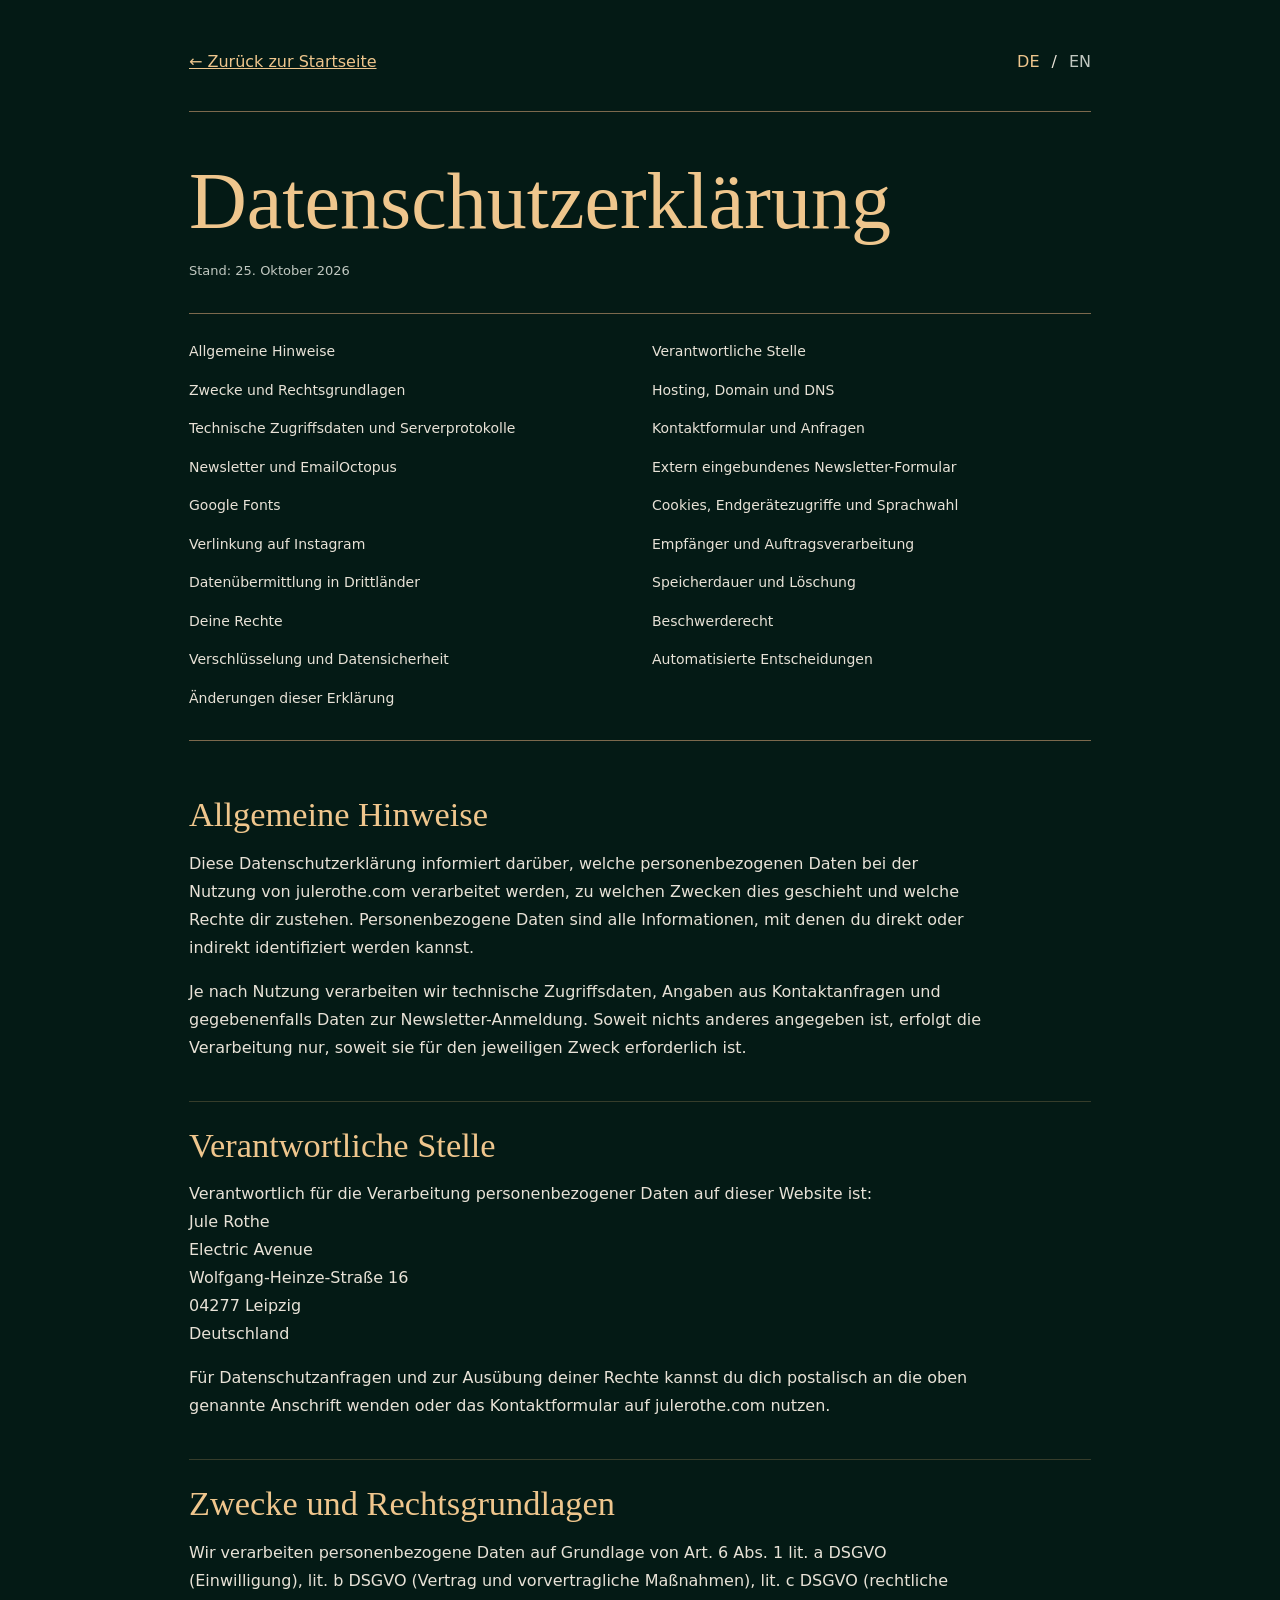
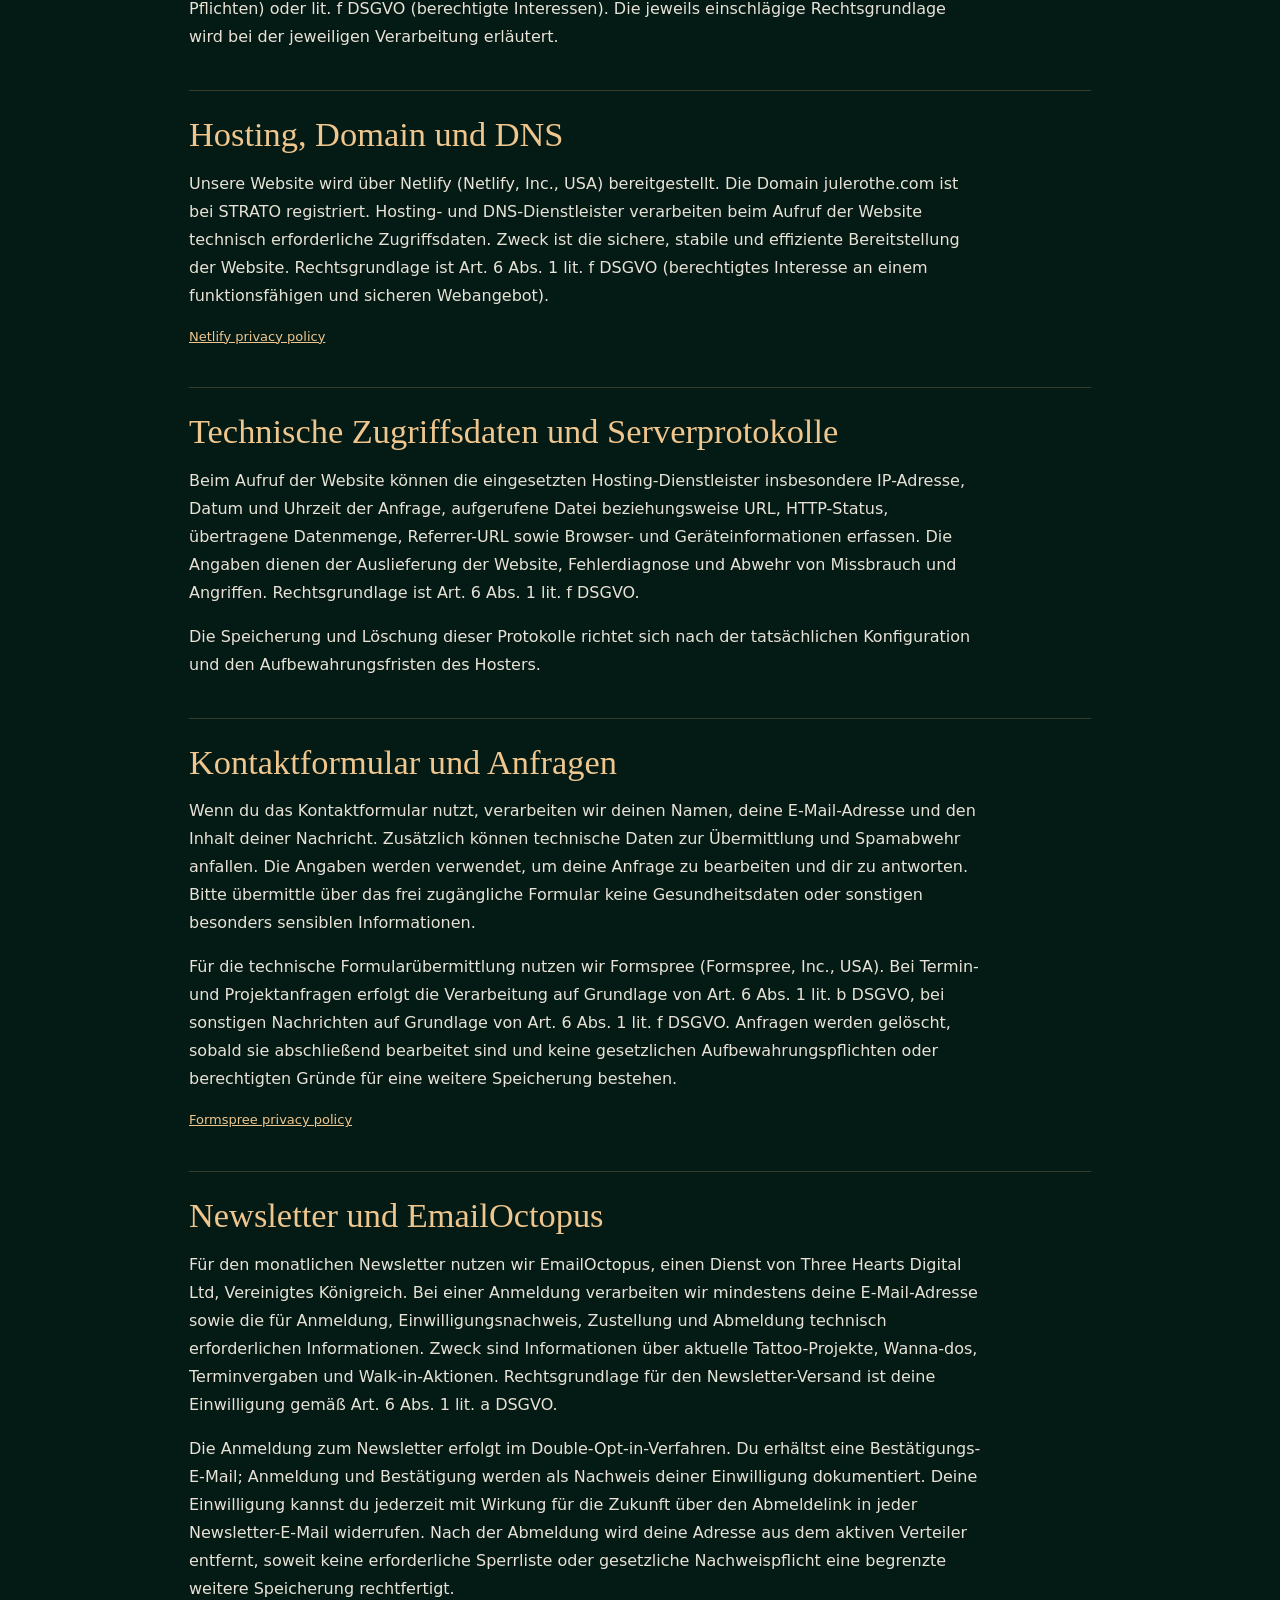
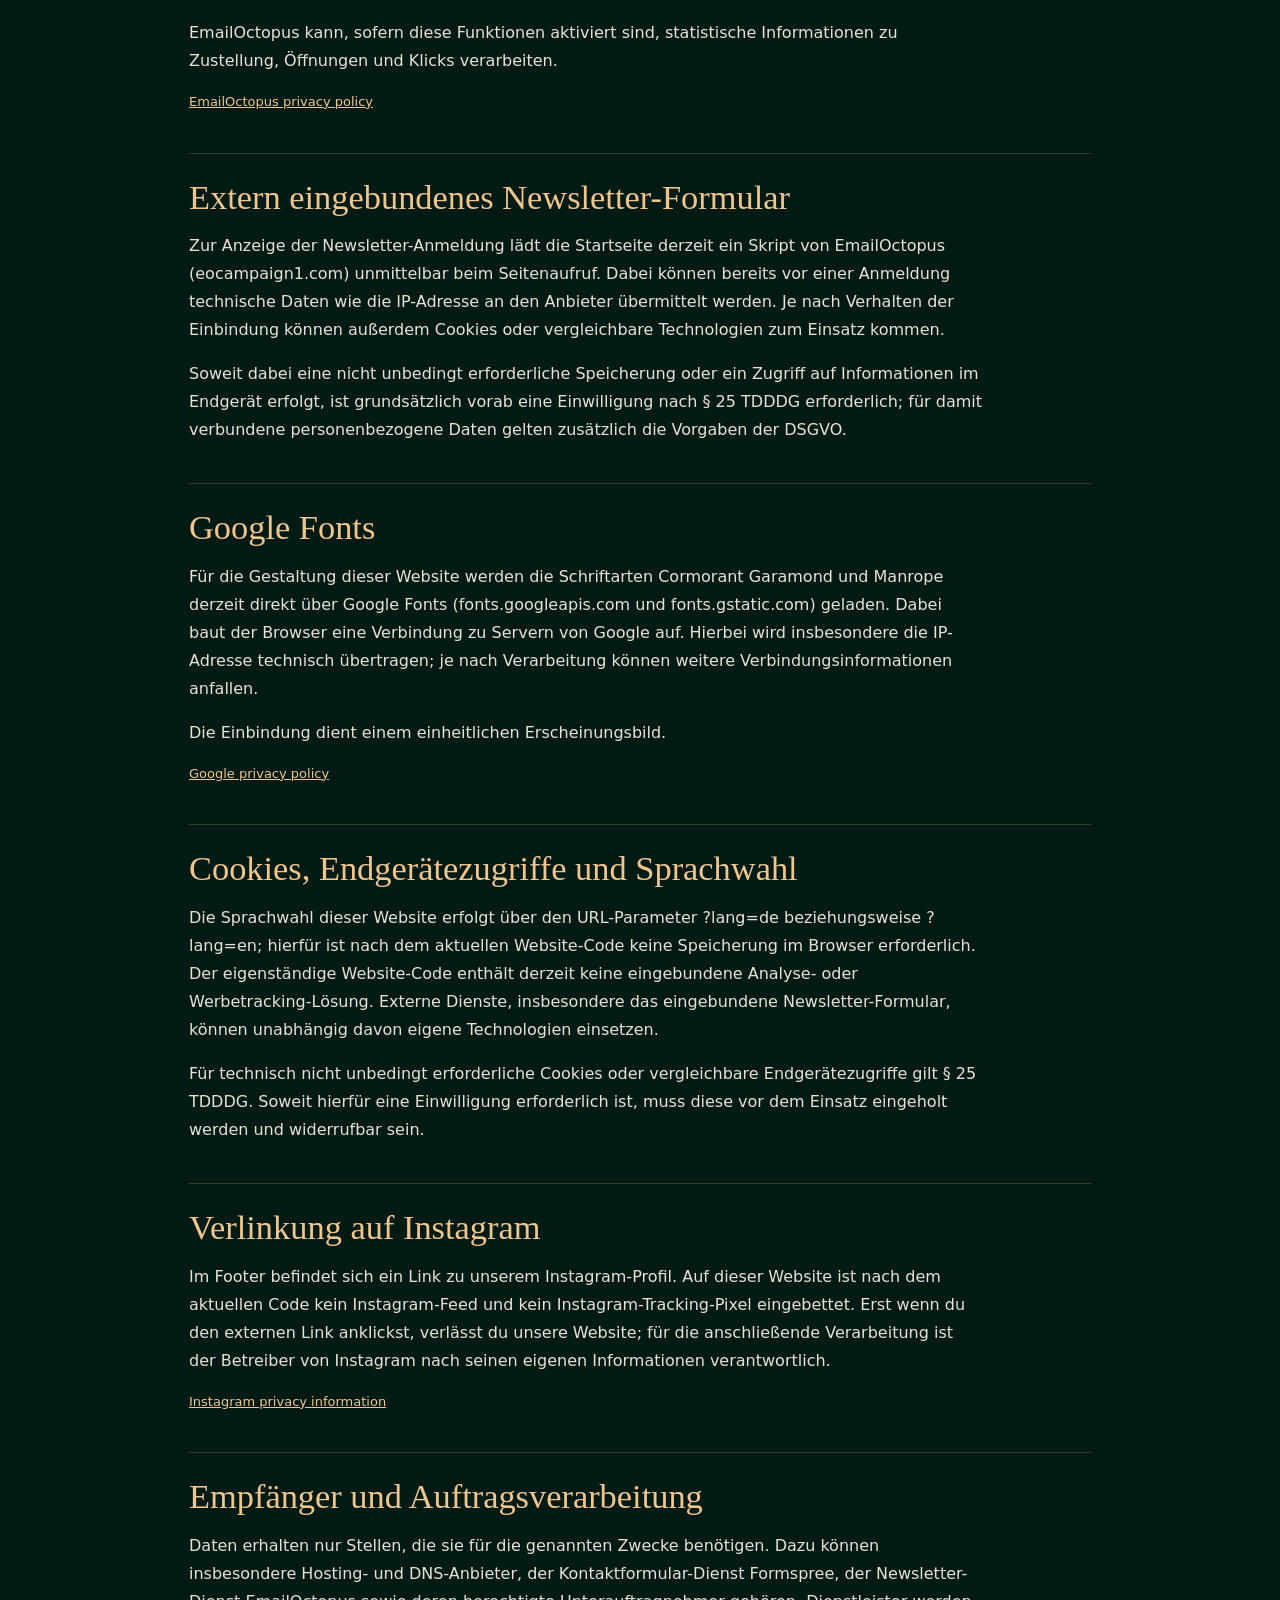
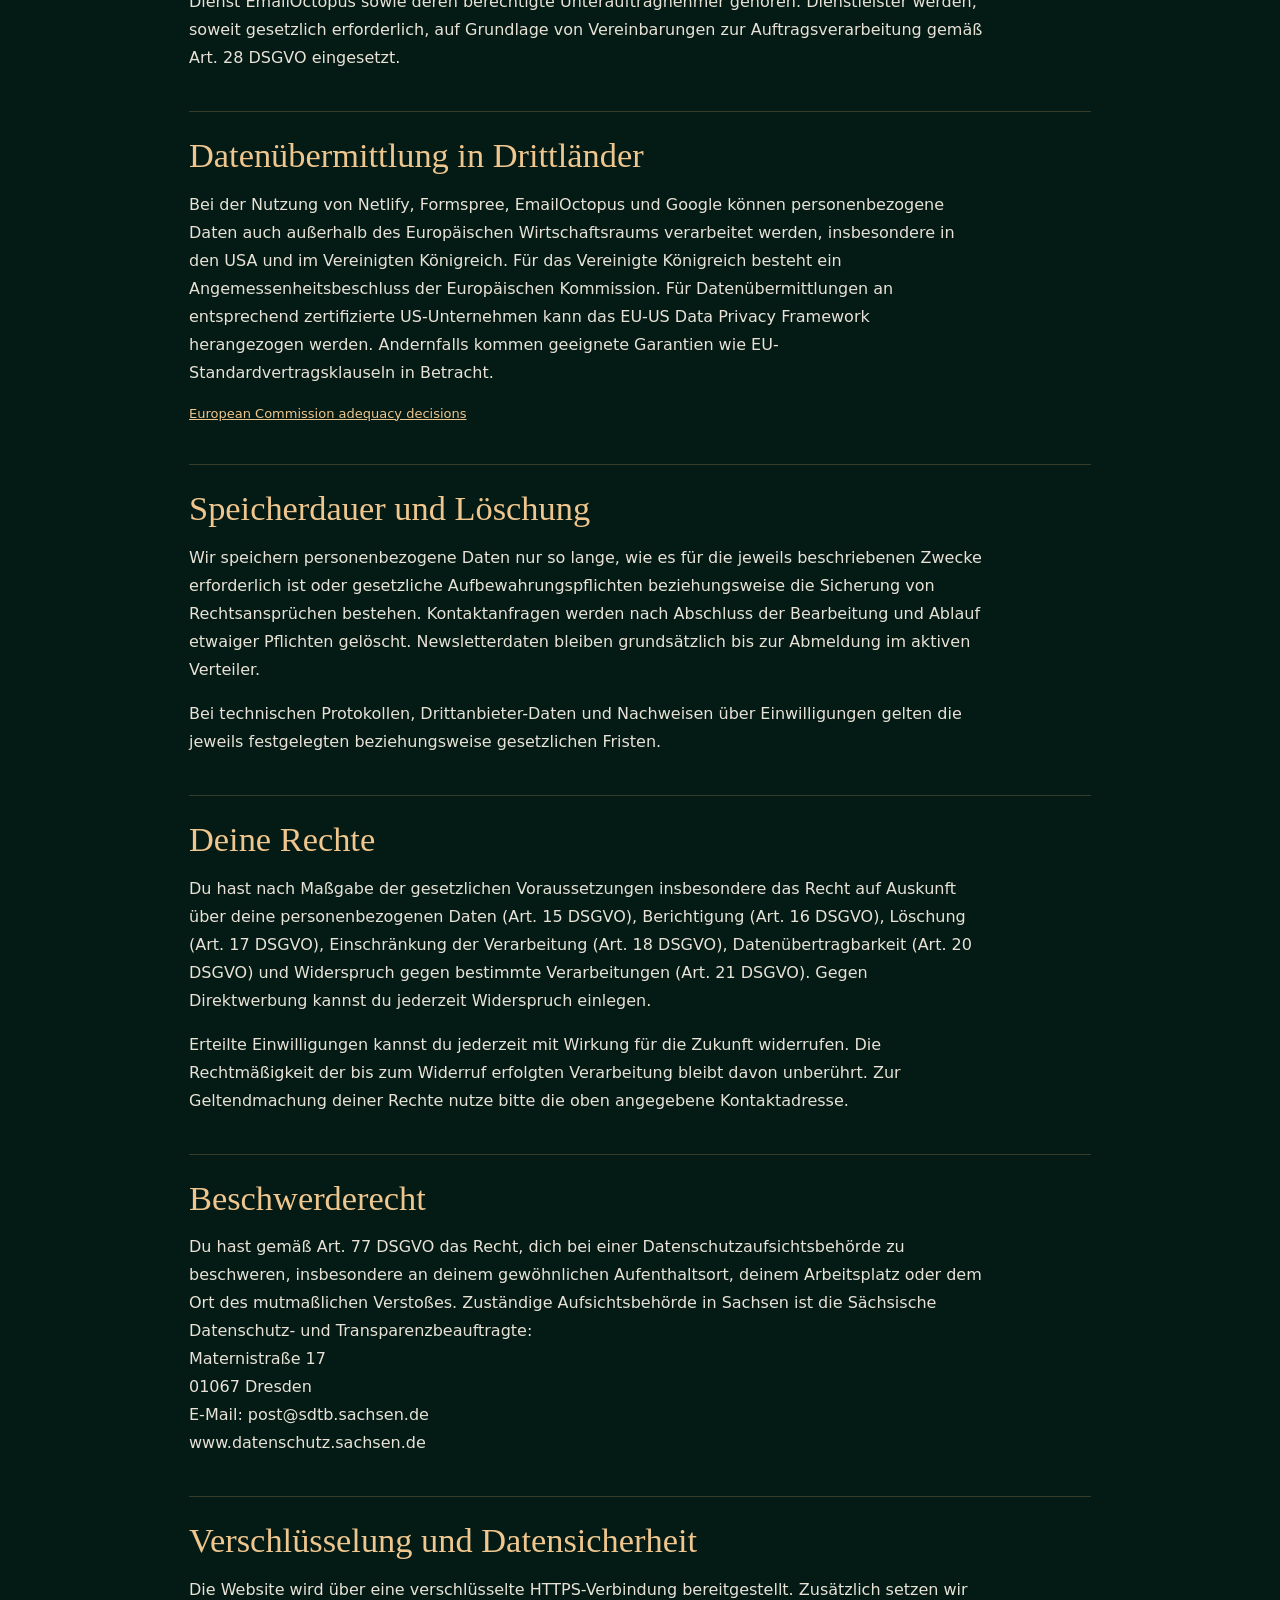
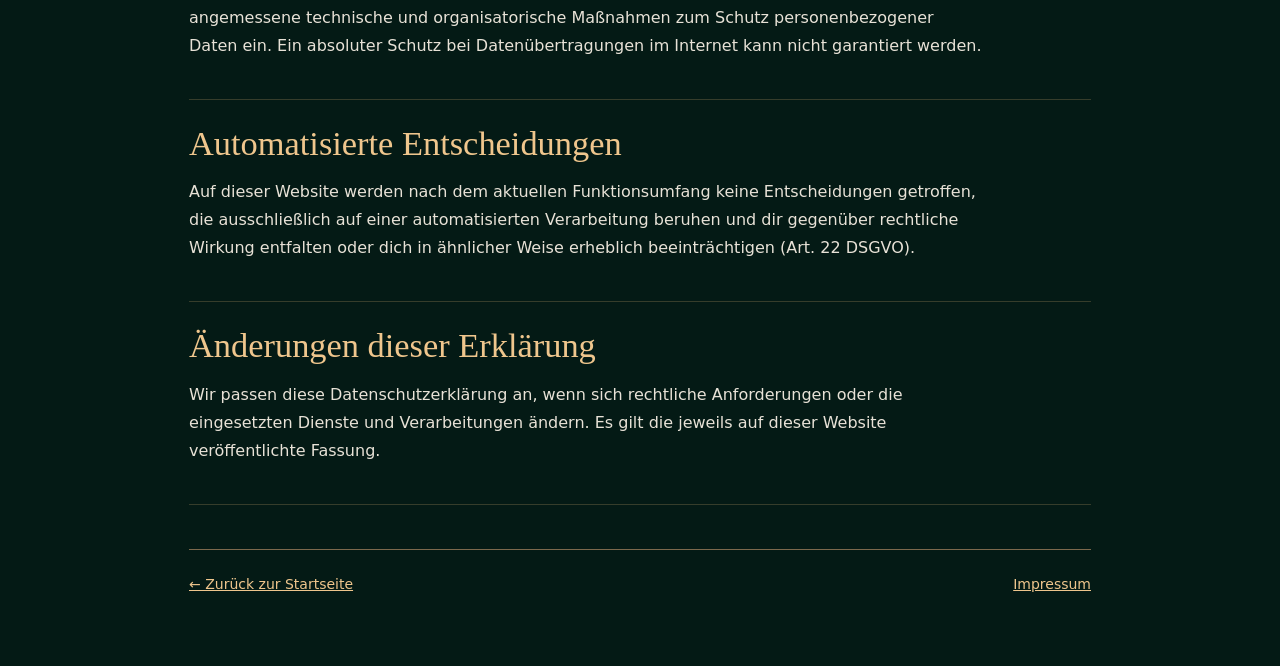
<file: datenschutz.html>
<!doctype html>
<html lang="de">
<head>
  <meta charset="utf-8">
  <meta name="viewport" content="width=device-width,initial-scale=1">
  <meta name="description" data-i18n-content="legal.privacy.metaDescription" content="Informationen zum Datenschutz auf julerothe.com">
  <title>Datenschutz | Jule Rothe</title>
  <link rel="icon" type="image/svg+xml" href="./favicon.svg">
  <style>
  :root{color-scheme:dark;--bg:#041a15;--gold:#efc68d;--text:#e8e2d7;--muted:#c1c8c1;--rule:#7c694d}
  *{box-sizing:border-box}
  html{scroll-behavior:smooth}
  body{margin:0;background:var(--bg);color:var(--text);font:16px/1.75 system-ui,-apple-system,Arial,sans-serif}
  .wrap{max-width:950px;margin:0 auto;padding:48px 24px 70px}
  header,footer{display:flex;align-items:center;justify-content:space-between;gap:16px;flex-wrap:wrap}
  header{padding-bottom:35px;border-bottom:1px solid var(--rule)}
  h1,h2{font-family:Georgia,serif;font-weight:500;line-height:1.18}
  h1{font-size:clamp(3rem,7vw,5rem);color:var(--gold);margin:42px 0 12px}
  h2{font-size:clamp(1.55rem,3vw,2.15rem);color:var(--gold);margin:0 0 15px}
  a{color:var(--gold)}
  a:hover{text-decoration:none}
  p{max-width:78ch;margin:0 0 16px;white-space:pre-line;overflow-wrap:anywhere}
  .date{color:var(--muted);font-size:13px;margin-bottom:22px}
  .toc{display:grid;grid-template-columns:repeat(2,minmax(0,1fr));gap:4px 24px;padding:20px 0 25px;margin:30px 0;border-block:1px solid var(--rule)}
  .toc a{color:var(--text);text-decoration:none;font-size:14px;padding:5px 0}
  .toc a:hover,.toc a:focus-visible{color:var(--gold);text-decoration:underline}
  section{padding:23px 0;scroll-margin-top:24px;border-bottom:1px solid rgba(214,172,112,.24)}
  .source{font-size:13px;color:var(--muted);margin-top:15px}
  .language-switch{display:flex;gap:12px;align-items:center}
  .language-switch a{color:var(--muted);text-decoration:none}
  .language-switch a[aria-current="true"],.language-switch a:hover{color:var(--gold)}
  footer{margin-top:44px;border-top:1px solid var(--rule);padding-top:22px;font-size:14px}
  @media(max-width:600px){.wrap{padding:25px 18px 48px}.toc{grid-template-columns:1fr}}
  </style>
  <script type="module" src="./i18n.js"></script>
</head>
<body data-page-title="legal.privacy.title">
<div class="wrap">
<header>
  <a href="./index.html" data-localized-link data-i18n="legal.home">← Zurück zur Startseite</a>
  <div class="language-switch" role="group" data-i18n-aria-label="language.label" aria-label="Sprache wählen">
    <a href="?lang=de" data-lang-switch="de" lang="de" hreflang="de" data-i18n-aria-label="language.de" aria-label="Deutsch" aria-current="true">DE</a>
    <span aria-hidden="true">/</span>
    <a href="?lang=en" data-lang-switch="en" lang="en" hreflang="en" data-i18n-aria-label="language.en" aria-label="Englisch">EN</a>
  </div>
</header>
<main>
  <h1 data-i18n="legal.privacy.title">Datenschutzerklärung</h1>
  <p class="date" data-i18n="legal.privacy.updated">Stand: 25. Oktober 2026</p>
  <nav class="toc" data-i18n-aria-label="legal.privacy.tocLabel" aria-label="Inhaltsverzeichnis">
    <a href="#overview" data-i18n="legal.privacy.overview.heading">Allgemeine Hinweise</a>
    <a href="#controller" data-i18n="legal.privacy.controller.heading">Verantwortliche Stelle</a>
    <a href="#lawful" data-i18n="legal.privacy.lawful.heading">Zwecke und Rechtsgrundlagen</a>
    <a href="#hosting" data-i18n="legal.privacy.hosting.heading">Hosting, Domain und DNS</a>
    <a href="#logs" data-i18n="legal.privacy.logs.heading">Technische Zugriffsdaten und Serverprotokolle</a>
    <a href="#contact" data-i18n="legal.privacy.contact.heading">Kontaktformular und Anfragen</a>
    <a href="#newsletter" data-i18n="legal.privacy.newsletter.heading">Newsletter und EmailOctopus</a>
    <a href="#embed" data-i18n="legal.privacy.embed.heading">Extern eingebundenes Newsletter-Formular</a>
    <a href="#fonts" data-i18n="legal.privacy.fonts.heading">Google Fonts</a>
    <a href="#cookies" data-i18n="legal.privacy.cookies.heading">Cookies, Endgerätezugriffe und Sprachwahl</a>
    <a href="#instagram" data-i18n="legal.privacy.instagram.heading">Verlinkung auf Instagram</a>
    <a href="#recipients" data-i18n="legal.privacy.recipients.heading">Empfänger und Auftragsverarbeitung</a>
    <a href="#transfers" data-i18n="legal.privacy.transfers.heading">Datenübermittlung in Drittländer</a>
    <a href="#retention" data-i18n="legal.privacy.retention.heading">Speicherdauer und Löschung</a>
    <a href="#rights" data-i18n="legal.privacy.rights.heading">Deine Rechte</a>
    <a href="#complaint" data-i18n="legal.privacy.complaint.heading">Beschwerderecht</a>
    <a href="#security" data-i18n="legal.privacy.security.heading">Verschlüsselung und Datensicherheit</a>
    <a href="#automation" data-i18n="legal.privacy.automation.heading">Automatisierte Entscheidungen</a>
    <a href="#updates" data-i18n="legal.privacy.updates.heading">Änderungen dieser Erklärung</a>
  </nav>
  <section id="overview" aria-labelledby="overview-heading">
    <h2 id="overview-heading" data-i18n="legal.privacy.overview.heading">Allgemeine Hinweise</h2>
    <p data-i18n="legal.privacy.overview.p1">Diese Datenschutzerklärung informiert darüber, welche personenbezogenen Daten bei der Nutzung von julerothe.com verarbeitet werden, zu welchen Zwecken dies geschieht und welche Rechte dir zustehen. Personenbezogene Daten sind alle Informationen, mit denen du direkt oder indirekt identifiziert werden kannst.</p>
    <p data-i18n="legal.privacy.overview.p2">Je nach Nutzung verarbeiten wir technische Zugriffsdaten, Angaben aus Kontaktanfragen und gegebenenfalls Daten zur Newsletter-Anmeldung. Soweit nichts anderes angegeben ist, erfolgt die Verarbeitung nur, soweit sie für den jeweiligen Zweck erforderlich ist.</p>
  </section>
  <section id="controller" aria-labelledby="controller-heading">
    <h2 id="controller-heading" data-i18n="legal.privacy.controller.heading">Verantwortliche Stelle</h2>
    <p data-i18n="legal.privacy.controller.p1">Verantwortlich für die Verarbeitung personenbezogener Daten auf dieser Website ist:
Jule Rothe
Electric Avenue
Wolfgang-Heinze-Straße 16
04277 Leipzig
Deutschland</p>
    <p data-i18n="legal.privacy.controller.p2">Für Datenschutzanfragen und zur Ausübung deiner Rechte kannst du dich postalisch an die oben genannte Anschrift wenden oder das Kontaktformular auf julerothe.com nutzen.</p>
  </section>
  <section id="lawful" aria-labelledby="lawful-heading">
    <h2 id="lawful-heading" data-i18n="legal.privacy.lawful.heading">Zwecke und Rechtsgrundlagen</h2>
    <p data-i18n="legal.privacy.lawful.p1">Wir verarbeiten personenbezogene Daten auf Grundlage von Art. 6 Abs. 1 lit. a DSGVO (Einwilligung), lit. b DSGVO (Vertrag und vorvertragliche Maßnahmen), lit. c DSGVO (rechtliche Pflichten) oder lit. f DSGVO (berechtigte Interessen). Die jeweils einschlägige Rechtsgrundlage wird bei der jeweiligen Verarbeitung erläutert.</p>
  </section>
  <section id="hosting" aria-labelledby="hosting-heading">
    <h2 id="hosting-heading" data-i18n="legal.privacy.hosting.heading">Hosting, Domain und DNS</h2>
    <p data-i18n="legal.privacy.hosting.p1">Unsere Website wird über Netlify (Netlify, Inc., USA) bereitgestellt. Die Domain julerothe.com ist bei STRATO registriert. Hosting- und DNS-Dienstleister verarbeiten beim Aufruf der Website technisch erforderliche Zugriffsdaten. Zweck ist die sichere, stabile und effiziente Bereitstellung der Website. Rechtsgrundlage ist Art. 6 Abs. 1 lit. f DSGVO (berechtigtes Interesse an einem funktionsfähigen und sicheren Webangebot).</p>
    
    <p class="source"><a href="https://www.netlify.com/privacy/" target="_blank" rel="noopener noreferrer" data-i18n="legal.privacy.hosting.link1">Netlify privacy policy</a></p>
  </section>
  <section id="logs" aria-labelledby="logs-heading">
    <h2 id="logs-heading" data-i18n="legal.privacy.logs.heading">Technische Zugriffsdaten und Serverprotokolle</h2>
    <p data-i18n="legal.privacy.logs.p1">Beim Aufruf der Website können die eingesetzten Hosting-Dienstleister insbesondere IP-Adresse, Datum und Uhrzeit der Anfrage, aufgerufene Datei beziehungsweise URL, HTTP-Status, übertragene Datenmenge, Referrer-URL sowie Browser- und Geräteinformationen erfassen. Die Angaben dienen der Auslieferung der Website, Fehlerdiagnose und Abwehr von Missbrauch und Angriffen. Rechtsgrundlage ist Art. 6 Abs. 1 lit. f DSGVO.</p>
    <p data-i18n="legal.privacy.logs.p2">Die Speicherung und Löschung dieser Protokolle richtet sich nach der tatsächlichen Konfiguration und den Aufbewahrungsfristen des Hosters.</p>
  </section>
  <section id="contact" aria-labelledby="contact-heading">
    <h2 id="contact-heading" data-i18n="legal.privacy.contact.heading">Kontaktformular und Anfragen</h2>
    <p data-i18n="legal.privacy.contact.p1">Wenn du das Kontaktformular nutzt, verarbeiten wir deinen Namen, deine E-Mail-Adresse und den Inhalt deiner Nachricht. Zusätzlich können technische Daten zur Übermittlung und Spamabwehr anfallen. Die Angaben werden verwendet, um deine Anfrage zu bearbeiten und dir zu antworten. Bitte übermittle über das frei zugängliche Formular keine Gesundheitsdaten oder sonstigen besonders sensiblen Informationen.</p>
    <p data-i18n="legal.privacy.contact.p2">Für die technische Formularübermittlung nutzen wir Formspree (Formspree, Inc., USA). Bei Termin- und Projektanfragen erfolgt die Verarbeitung auf Grundlage von Art. 6 Abs. 1 lit. b DSGVO, bei sonstigen Nachrichten auf Grundlage von Art. 6 Abs. 1 lit. f DSGVO. Anfragen werden gelöscht, sobald sie abschließend bearbeitet sind und keine gesetzlichen Aufbewahrungspflichten oder berechtigten Gründe für eine weitere Speicherung bestehen.</p>
    <p class="source"><a href="https://formspree.io/legal/privacy-policy/" target="_blank" rel="noopener noreferrer" data-i18n="legal.privacy.contact.link1">Formspree privacy policy</a></p>
  </section>
  <section id="newsletter" aria-labelledby="newsletter-heading">
    <h2 id="newsletter-heading" data-i18n="legal.privacy.newsletter.heading">Newsletter und EmailOctopus</h2>
    <p data-i18n="legal.privacy.newsletter.p1">Für den monatlichen Newsletter nutzen wir EmailOctopus, einen Dienst von Three Hearts Digital Ltd, Vereinigtes Königreich. Bei einer Anmeldung verarbeiten wir mindestens deine E-Mail-Adresse sowie die für Anmeldung, Einwilligungsnachweis, Zustellung und Abmeldung technisch erforderlichen Informationen. Zweck sind Informationen über aktuelle Tattoo-Projekte, Wanna-dos, Terminvergaben und Walk-in-Aktionen. Rechtsgrundlage für den Newsletter-Versand ist deine Einwilligung gemäß Art. 6 Abs. 1 lit. a DSGVO.</p>
    <p data-i18n="legal.privacy.newsletter.p2">Die Anmeldung zum Newsletter erfolgt im Double-Opt-in-Verfahren. Du erhältst eine Bestätigungs-E-Mail; Anmeldung und Bestätigung werden als Nachweis deiner Einwilligung dokumentiert. Deine Einwilligung kannst du jederzeit mit Wirkung für die Zukunft über den Abmeldelink in jeder Newsletter-E-Mail widerrufen. Nach der Abmeldung wird deine Adresse aus dem aktiven Verteiler entfernt, soweit keine erforderliche Sperrliste oder gesetzliche Nachweispflicht eine begrenzte weitere Speicherung rechtfertigt.</p>
    <p data-i18n="legal.privacy.newsletter.p3">EmailOctopus kann, sofern diese Funktionen aktiviert sind, statistische Informationen zu Zustellung, Öffnungen und Klicks verarbeiten.</p>
    <p class="source"><a href="https://emailoctopus.com/legal/privacy" target="_blank" rel="noopener noreferrer" data-i18n="legal.privacy.newsletter.link1">EmailOctopus privacy policy</a></p>
  </section>
  <section id="embed" aria-labelledby="embed-heading">
    <h2 id="embed-heading" data-i18n="legal.privacy.embed.heading">Extern eingebundenes Newsletter-Formular</h2>
    <p data-i18n="legal.privacy.embed.p1">Zur Anzeige der Newsletter-Anmeldung lädt die Startseite derzeit ein Skript von EmailOctopus (eocampaign1.com) unmittelbar beim Seitenaufruf. Dabei können bereits vor einer Anmeldung technische Daten wie die IP-Adresse an den Anbieter übermittelt werden. Je nach Verhalten der Einbindung können außerdem Cookies oder vergleichbare Technologien zum Einsatz kommen.</p>
    <p data-i18n="legal.privacy.embed.p2">Soweit dabei eine nicht unbedingt erforderliche Speicherung oder ein Zugriff auf Informationen im Endgerät erfolgt, ist grundsätzlich vorab eine Einwilligung nach § 25 TDDDG erforderlich; für damit verbundene personenbezogene Daten gelten zusätzlich die Vorgaben der DSGVO.</p>
  </section>
  <section id="fonts" aria-labelledby="fonts-heading">
    <h2 id="fonts-heading" data-i18n="legal.privacy.fonts.heading">Google Fonts</h2>
    <p data-i18n="legal.privacy.fonts.p1">Für die Gestaltung dieser Website werden die Schriftarten Cormorant Garamond und Manrope derzeit direkt über Google Fonts (fonts.googleapis.com und fonts.gstatic.com) geladen. Dabei baut der Browser eine Verbindung zu Servern von Google auf. Hierbei wird insbesondere die IP-Adresse technisch übertragen; je nach Verarbeitung können weitere Verbindungsinformationen anfallen.</p>
    <p data-i18n="legal.privacy.fonts.p2">Die Einbindung dient einem einheitlichen Erscheinungsbild.</p>
    <p class="source"><a href="https://policies.google.com/privacy" target="_blank" rel="noopener noreferrer" data-i18n="legal.privacy.fonts.link1">Google privacy policy</a></p>
  </section>
  <section id="cookies" aria-labelledby="cookies-heading">
    <h2 id="cookies-heading" data-i18n="legal.privacy.cookies.heading">Cookies, Endgerätezugriffe und Sprachwahl</h2>
    <p data-i18n="legal.privacy.cookies.p1">Die Sprachwahl dieser Website erfolgt über den URL-Parameter ?lang=de beziehungsweise ?lang=en; hierfür ist nach dem aktuellen Website-Code keine Speicherung im Browser erforderlich. Der eigenständige Website-Code enthält derzeit keine eingebundene Analyse- oder Werbetracking-Lösung. Externe Dienste, insbesondere das eingebundene Newsletter-Formular, können unabhängig davon eigene Technologien einsetzen.</p>
    <p data-i18n="legal.privacy.cookies.p2">Für technisch nicht unbedingt erforderliche Cookies oder vergleichbare Endgerätezugriffe gilt § 25 TDDDG. Soweit hierfür eine Einwilligung erforderlich ist, muss diese vor dem Einsatz eingeholt werden und widerrufbar sein.</p>
  </section>
  <section id="instagram" aria-labelledby="instagram-heading">
    <h2 id="instagram-heading" data-i18n="legal.privacy.instagram.heading">Verlinkung auf Instagram</h2>
    <p data-i18n="legal.privacy.instagram.p1">Im Footer befindet sich ein Link zu unserem Instagram-Profil. Auf dieser Website ist nach dem aktuellen Code kein Instagram-Feed und kein Instagram-Tracking-Pixel eingebettet. Erst wenn du den externen Link anklickst, verlässt du unsere Website; für die anschließende Verarbeitung ist der Betreiber von Instagram nach seinen eigenen Informationen verantwortlich.</p>
    <p class="source"><a href="https://privacycenter.instagram.com/policy/" target="_blank" rel="noopener noreferrer" data-i18n="legal.privacy.instagram.link1">Instagram privacy information</a></p>
  </section>
  <section id="recipients" aria-labelledby="recipients-heading">
    <h2 id="recipients-heading" data-i18n="legal.privacy.recipients.heading">Empfänger und Auftragsverarbeitung</h2>
    <p data-i18n="legal.privacy.recipients.p1">Daten erhalten nur Stellen, die sie für die genannten Zwecke benötigen. Dazu können insbesondere Hosting- und DNS-Anbieter, der Kontaktformular-Dienst Formspree, der Newsletter-Dienst EmailOctopus sowie deren berechtigte Unterauftragnehmer gehören. Dienstleister werden, soweit gesetzlich erforderlich, auf Grundlage von Vereinbarungen zur Auftragsverarbeitung gemäß Art. 28 DSGVO eingesetzt.</p>
    
  </section>
  <section id="transfers" aria-labelledby="transfers-heading">
    <h2 id="transfers-heading" data-i18n="legal.privacy.transfers.heading">Datenübermittlung in Drittländer</h2>
    <p data-i18n="legal.privacy.transfers.p1">Bei der Nutzung von Netlify, Formspree, EmailOctopus und Google können personenbezogene Daten auch außerhalb des Europäischen Wirtschaftsraums verarbeitet werden, insbesondere in den USA und im Vereinigten Königreich. Für das Vereinigte Königreich besteht ein Angemessenheitsbeschluss der Europäischen Kommission. Für Datenübermittlungen an entsprechend zertifizierte US-Unternehmen kann das EU-US Data Privacy Framework herangezogen werden. Andernfalls kommen geeignete Garantien wie EU-Standardvertragsklauseln in Betracht.</p>
    
    <p class="source"><a href="https://commission.europa.eu/law/law-topic/data-protection/international-dimension-data-protection/adequacy-decisions_en" target="_blank" rel="noopener noreferrer" data-i18n="legal.privacy.transfers.link1">European Commission adequacy decisions</a></p>
  </section>
  <section id="retention" aria-labelledby="retention-heading">
    <h2 id="retention-heading" data-i18n="legal.privacy.retention.heading">Speicherdauer und Löschung</h2>
    <p data-i18n="legal.privacy.retention.p1">Wir speichern personenbezogene Daten nur so lange, wie es für die jeweils beschriebenen Zwecke erforderlich ist oder gesetzliche Aufbewahrungspflichten beziehungsweise die Sicherung von Rechtsansprüchen bestehen. Kontaktanfragen werden nach Abschluss der Bearbeitung und Ablauf etwaiger Pflichten gelöscht. Newsletterdaten bleiben grundsätzlich bis zur Abmeldung im aktiven Verteiler.</p>
    <p data-i18n="legal.privacy.retention.p2">Bei technischen Protokollen, Drittanbieter-Daten und Nachweisen über Einwilligungen gelten die jeweils festgelegten beziehungsweise gesetzlichen Fristen.</p>
  </section>
  <section id="rights" aria-labelledby="rights-heading">
    <h2 id="rights-heading" data-i18n="legal.privacy.rights.heading">Deine Rechte</h2>
    <p data-i18n="legal.privacy.rights.p1">Du hast nach Maßgabe der gesetzlichen Voraussetzungen insbesondere das Recht auf Auskunft über deine personenbezogenen Daten (Art. 15 DSGVO), Berichtigung (Art. 16 DSGVO), Löschung (Art. 17 DSGVO), Einschränkung der Verarbeitung (Art. 18 DSGVO), Datenübertragbarkeit (Art. 20 DSGVO) und Widerspruch gegen bestimmte Verarbeitungen (Art. 21 DSGVO). Gegen Direktwerbung kannst du jederzeit Widerspruch einlegen.</p>
    <p data-i18n="legal.privacy.rights.p2">Erteilte Einwilligungen kannst du jederzeit mit Wirkung für die Zukunft widerrufen. Die Rechtmäßigkeit der bis zum Widerruf erfolgten Verarbeitung bleibt davon unberührt. Zur Geltendmachung deiner Rechte nutze bitte die oben angegebene Kontaktadresse.</p>
  </section>
  <section id="complaint" aria-labelledby="complaint-heading">
    <h2 id="complaint-heading" data-i18n="legal.privacy.complaint.heading">Beschwerderecht</h2>
    <p data-i18n="legal.privacy.complaint.p1">Du hast gemäß Art. 77 DSGVO das Recht, dich bei einer Datenschutzaufsichtsbehörde zu beschweren, insbesondere an deinem gewöhnlichen Aufenthaltsort, deinem Arbeitsplatz oder dem Ort des mutmaßlichen Verstoßes. Zuständige Aufsichtsbehörde in Sachsen ist die Sächsische Datenschutz- und Transparenzbeauftragte:
Maternistraße 17
01067 Dresden
E-Mail: post@sdtb.sachsen.de
www.datenschutz.sachsen.de</p>
  </section>
  <section id="security" aria-labelledby="security-heading">
    <h2 id="security-heading" data-i18n="legal.privacy.security.heading">Verschlüsselung und Datensicherheit</h2>
    <p data-i18n="legal.privacy.security.p1">Die Website wird über eine verschlüsselte HTTPS-Verbindung bereitgestellt. Zusätzlich setzen wir angemessene technische und organisatorische Maßnahmen zum Schutz personenbezogener Daten ein. Ein absoluter Schutz bei Datenübertragungen im Internet kann nicht garantiert werden.</p>
  </section>
  <section id="automation" aria-labelledby="automation-heading">
    <h2 id="automation-heading" data-i18n="legal.privacy.automation.heading">Automatisierte Entscheidungen</h2>
    <p data-i18n="legal.privacy.automation.p1">Auf dieser Website werden nach dem aktuellen Funktionsumfang keine Entscheidungen getroffen, die ausschließlich auf einer automatisierten Verarbeitung beruhen und dir gegenüber rechtliche Wirkung entfalten oder dich in ähnlicher Weise erheblich beeinträchtigen (Art. 22 DSGVO).</p>
  </section>
  <section id="updates" aria-labelledby="updates-heading">
    <h2 id="updates-heading" data-i18n="legal.privacy.updates.heading">Änderungen dieser Erklärung</h2>
    <p data-i18n="legal.privacy.updates.p1">Wir passen diese Datenschutzerklärung an, wenn sich rechtliche Anforderungen oder die eingesetzten Dienste und Verarbeitungen ändern. Es gilt die jeweils auf dieser Website veröffentlichte Fassung.</p>
  </section>
</main>
<footer>
  <a href="./index.html" data-localized-link data-i18n="legal.home">← Zurück zur Startseite</a>
  <a href="./impressum.html" data-localized-link data-i18n="footer.imprint">Impressum</a>
</footer>
</div>
</body>
</html>
</file>
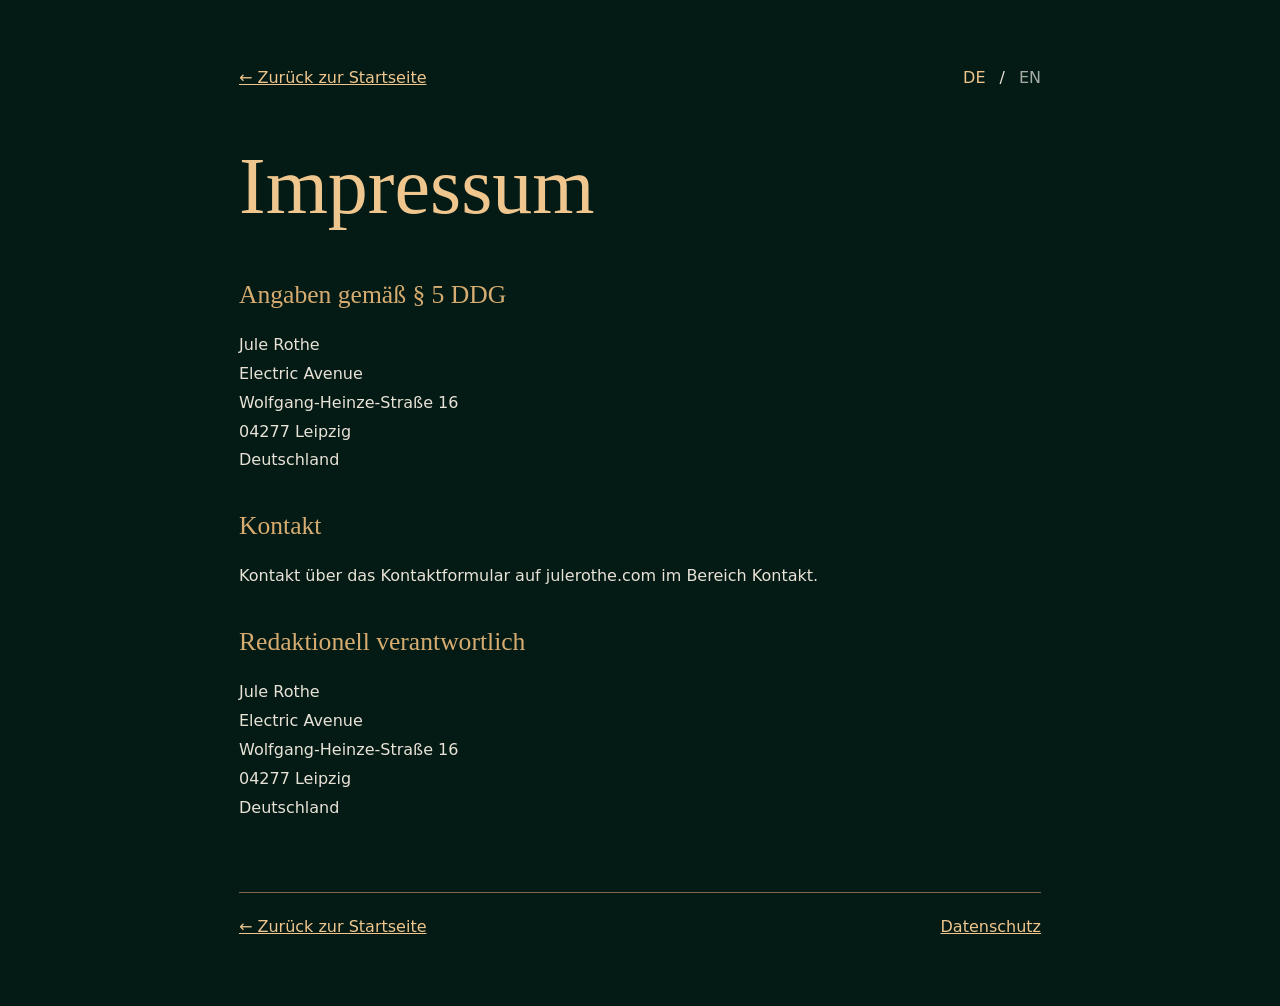
<file: impressum.html>
<!doctype html>
<html lang="de"><head>
<meta charset="utf-8"><meta name="viewport" content="width=device-width,initial-scale=1">
<title>Impressum | Jule Rothe</title>
<style>:root{color-scheme:dark}
*{box-sizing:border-box}
body{margin:0;background:#041a15;color:#e8e2d7;font:16px/1.8 system-ui,sans-serif}
.wrap{max-width:850px;margin:0 auto;padding:64px 24px}
h1{font:500 clamp(3rem,8vw,5rem)/1 Georgia,serif;color:#efc68d}
h2{color:#d6ac70;font:500 1.6rem Georgia,serif;margin-top:36px}
a{color:#efc68d}
p{max-width:70ch;white-space:pre-line}
footer{border-top:1px solid #7c694d;margin-top:70px;padding-top:20px;display:flex;justify-content:space-between;gap:14px;flex-wrap:wrap}
.language-switch{display:flex;align-items:center;gap:14px}
.language-switch a{color:#a5ada5;text-decoration:none}
.language-switch a[aria-current="true"],.language-switch a:hover{color:#efc68d}
header{display:flex;align-items:center;justify-content:space-between;gap:20px;flex-wrap:wrap}
</style>
<script type="module" src="./i18n.js"></script>
</head><body data-page-title="legal.imprint.title">
<div class="wrap">
<header><a href="./index.html" data-localized-link data-i18n="legal.home">← Zurück zur Startseite</a>
<div class="language-switch" role="group" data-i18n-aria-label="language.label" aria-label="Sprache wählen">
<a href="?lang=de" data-lang-switch="de" lang="de" hreflang="de" data-i18n-aria-label="language.de" aria-label="Deutsch" aria-current="true">DE</a>
<span aria-hidden="true">/</span><a href="?lang=en" data-lang-switch="en" lang="en" hreflang="en" data-i18n-aria-label="language.en" aria-label="Englisch">EN</a>
</div></header>
<main>
<h1 data-i18n="legal.imprint.title">Impressum</h1>
<section><h2 data-i18n="legal.imprint.providerHeading">Angaben gemäß § 5 DDG</h2><p data-i18n="legal.imprint.providerText">Jule Rothe
Electric Avenue
Wolfgang-Heinze-Straße 16
04277 Leipzig
Deutschland</p></section>
<section><h2 data-i18n="legal.imprint.contactHeading">Kontakt</h2><p data-i18n="legal.imprint.contactText">Kontakt über das Kontaktformular auf julerothe.com im Bereich Kontakt.</p></section>
<section><h2 data-i18n="legal.imprint.editorHeading">Redaktionell verantwortlich</h2><p data-i18n="legal.imprint.editorText">Jule Rothe
Electric Avenue
Wolfgang-Heinze-Straße 16
04277 Leipzig
Deutschland</p></section>
</main>
<footer><a href="./index.html" data-localized-link data-i18n="legal.home">← Zurück zur Startseite</a>
<a href="./datenschutz.html" data-localized-link data-i18n="footer.privacy">Datenschutz</a></footer>
</div></body></html>
</file>
